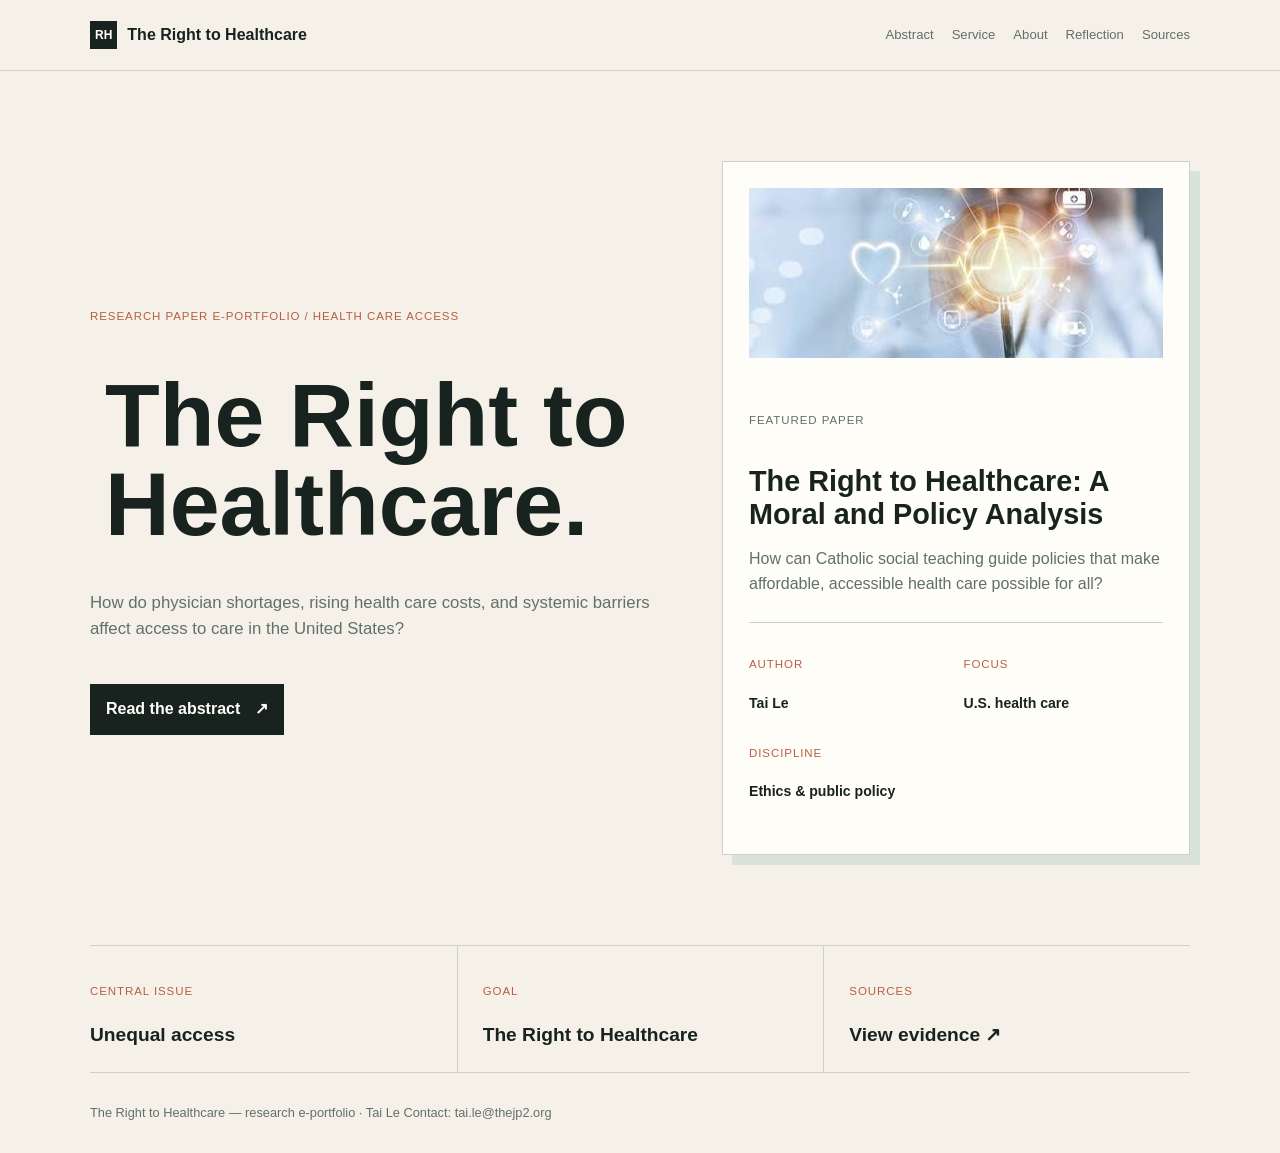
<file: index.html>
<!doctype html>
<html lang="en">
<head>
  <meta charset="utf-8">
  <meta name="viewport" content="width=device-width, initial-scale=1">
  <meta name="description" content="Research paper portfolio about access to health care in the United States.">
  <title>The Right to Healthcare | Research e-Portfolio</title>
  <link rel="stylesheet" href="styles.css">
</head>
<body>
  <header class="site-header">
    <nav class="nav container">
      <a class="brand" href="index.html"><span class="mark">RH</span> The Right to Healthcare</a>
      <div class="nav-links">
        <a href="abstract.html">Abstract</a>
        <a href="service.html">Service</a>
        <a href="about.html">About</a>
        <a href="reflection.html">Reflection</a>
        <a href="sources.html">Sources</a>
      </div>
    </nav>
  </header>

  <main>
    <section class="hero container">
      <div>
        <p class="eyebrow">Research paper e-portfolio / health care access</p>
        <h1>The Right to Healthcare.</h1>
        <p class="intro">How do physician shortages, rising health care costs, and systemic barriers affect access to care in the United States?</p>
        <a class="button" href="abstract.html">Read the abstract <span>↗</span></a>
      </div>
      <aside class="paper-card">
        <img class="paper-image" src="images (18).jpg" alt="Medical professional and digital health technology">
        <p class="label">Featured paper</p>
        <h2>The Right to Healthcare: A Moral and Policy Analysis</h2>
        <p>How can Catholic social teaching guide policies that make affordable, accessible health care possible for all?</p>
        <dl>
          <div><dt>Author</dt><dd>Tai Le</dd></div>
          <div><dt>Focus</dt><dd>U.S. health care</dd></div>
          <div><dt>Discipline</dt><dd>Ethics &amp; public policy</dd></div>
        </dl>
      </aside>
    </section>

    <section class="overview container">
      <div><span>Central issue</span><strong>Unequal access</strong></div>
      <div><span>Goal</span><strong>The Right to Healthcare</strong></div>
      <div><span>Sources</span><strong><a href="sources.html">View evidence ↗</a></strong></div>
    </section>
  </main>

  <footer class="container footer">The Right to Healthcare — research e-portfolio · Tai Le Contact: tai.le@thejp2.org</footer>
</body>
</html>
</file>
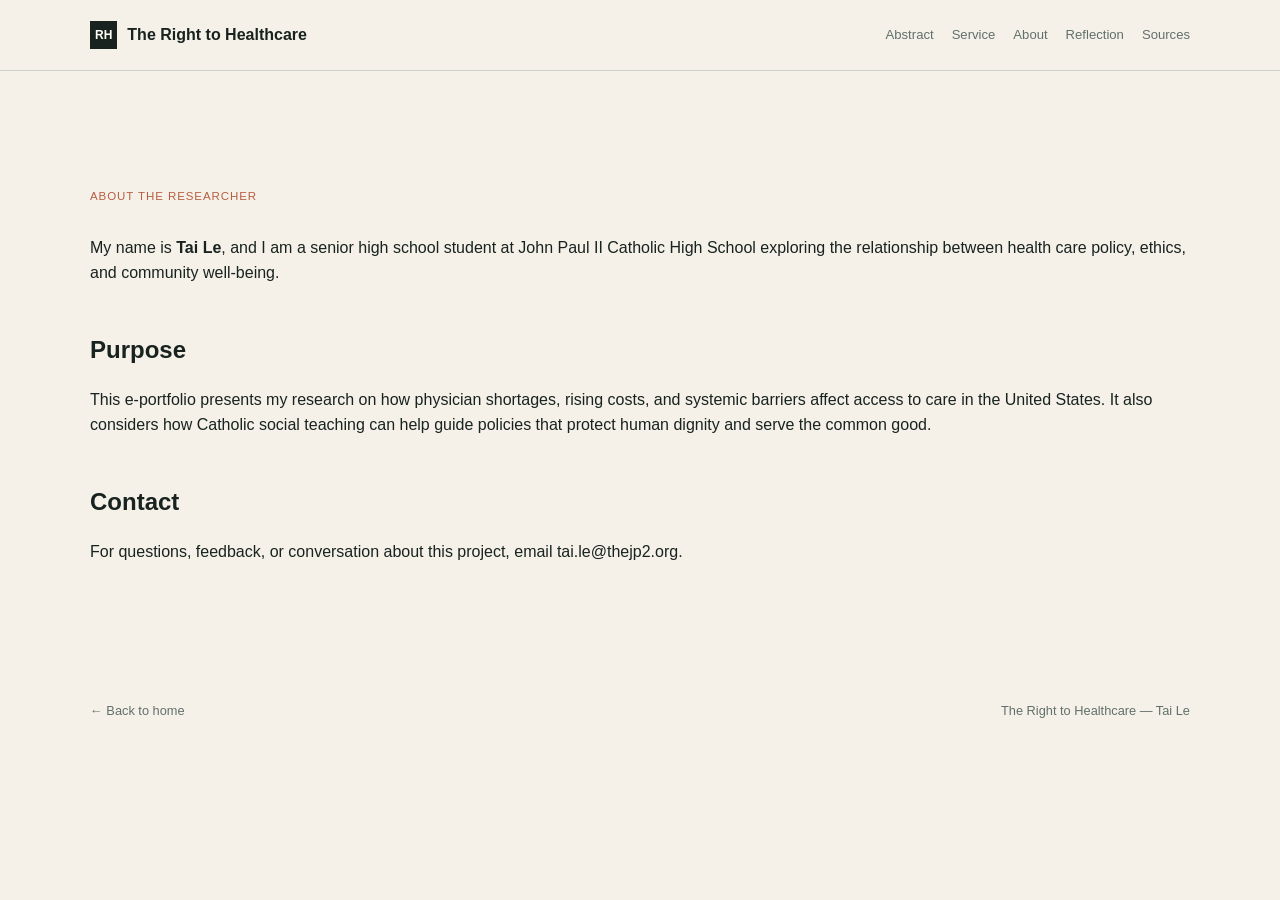
<file: about.html>
<!doctype html>
<html lang="en">
<head>
  <meta charset="utf-8">
  <meta name="viewport" content="width=device-width, initial-scale=1">
  <title>About | The Right to Healthcare</title>
  <link rel="stylesheet" href="styles.css">
</head>
<body>
  <header class="site-header"><nav class="nav container">
    <a class="brand" href="index.html"><span class="mark">RH</span> The Right to Healthcare</a>
    <div class="nav-links"><a href="abstract.html">Abstract</a><a href="service.html">Service</a><a href="about.html">About</a><a href="reflection.html">Reflection</a><a href="sources.html">Sources</a></div>
  </nav></header>
  <main class="page container">
    <p class="eyebrow">About the researcher</p>
    <div class="page-content">
      <p>My name is <strong>Tai Le</strong>, and I am a senior high school student at John Paul II Catholic High School exploring the relationship between health care policy, ethics, and community well-being.</p>
      <h2>Purpose</h2>
      <p>This e-portfolio presents my research on how physician shortages, rising costs, and systemic barriers affect access to care in the United States. It also considers how Catholic social teaching can help guide policies that protect human dignity and serve the common good.</p>
      <h2>Contact</h2>
      <p>For questions, feedback, or conversation about this project, email <a href="mailto:tai.le@thejp2.org">tai.le@thejp2.org</a>.</p>
    </div>
  </main>
  <footer class="container footer"><a href="index.html">← Back to home</a><span>The Right to Healthcare — Tai Le</span></footer>
</body>
</html>
</file>
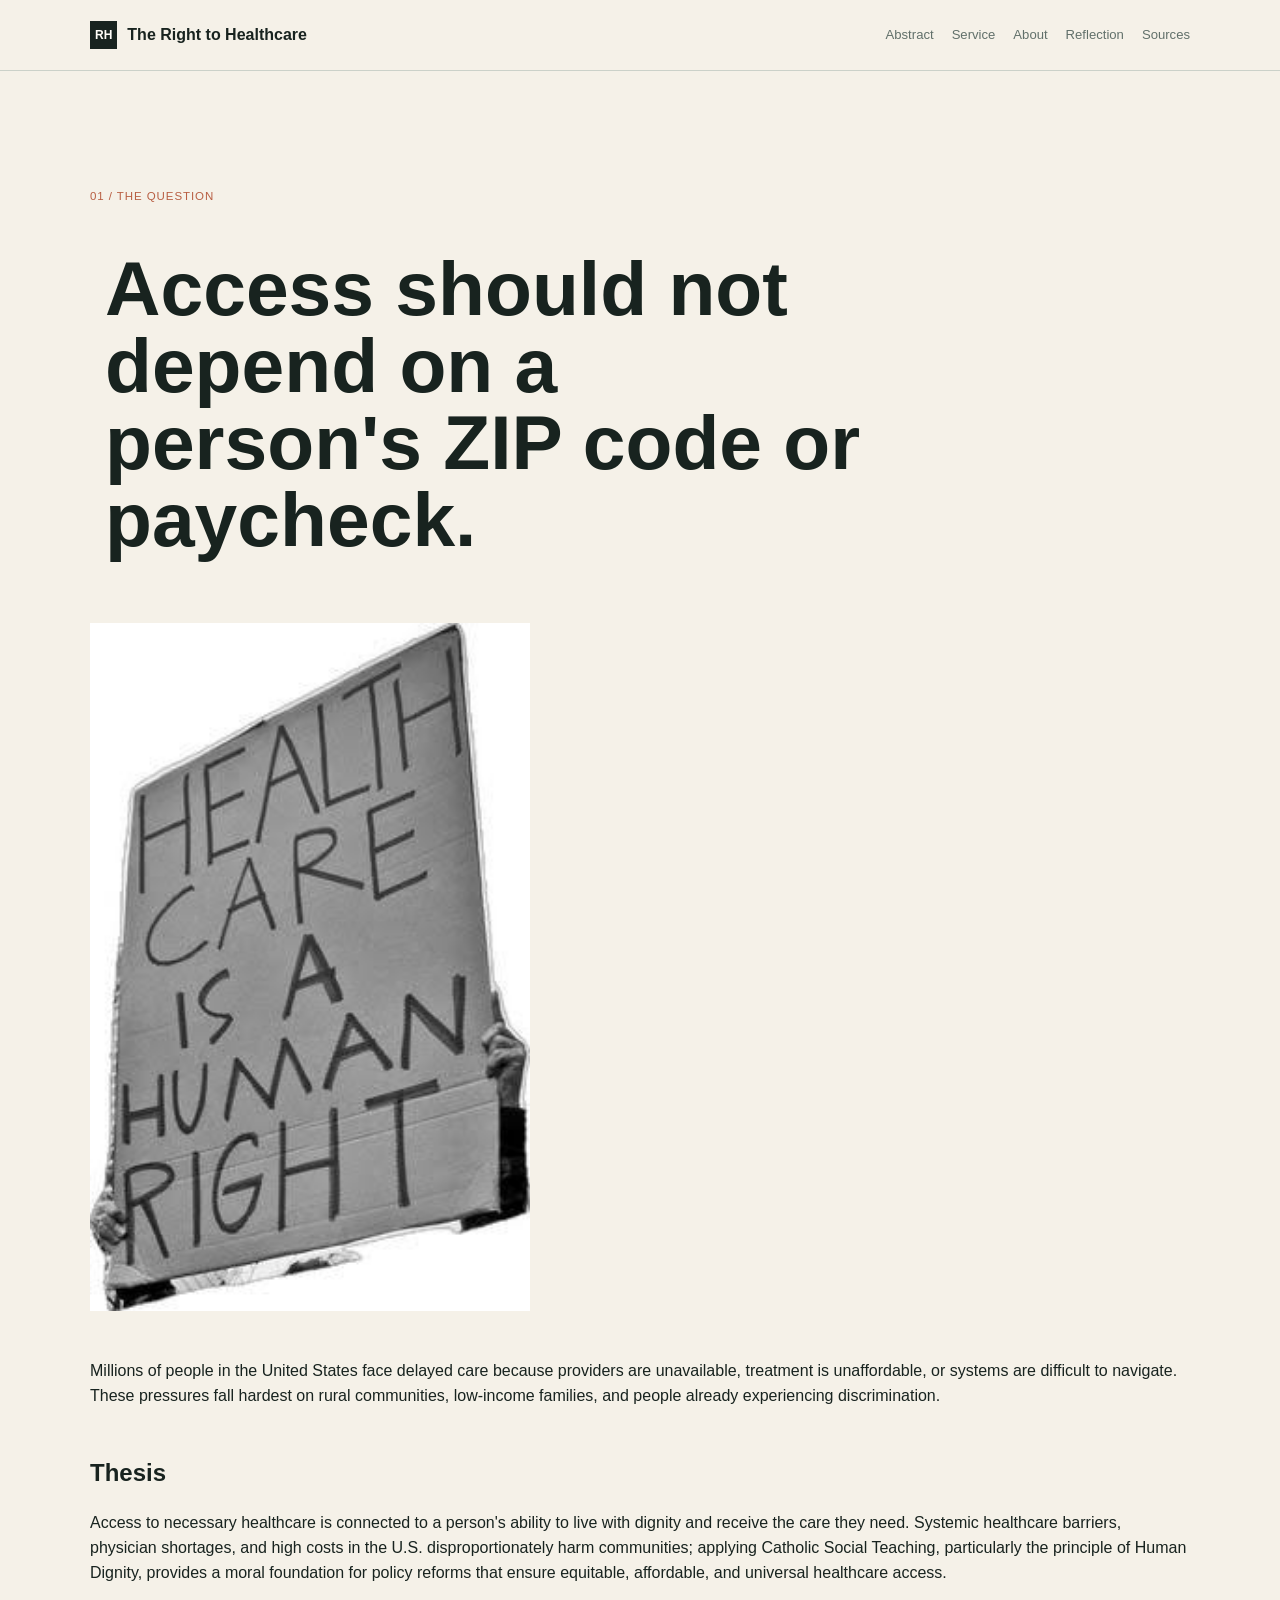
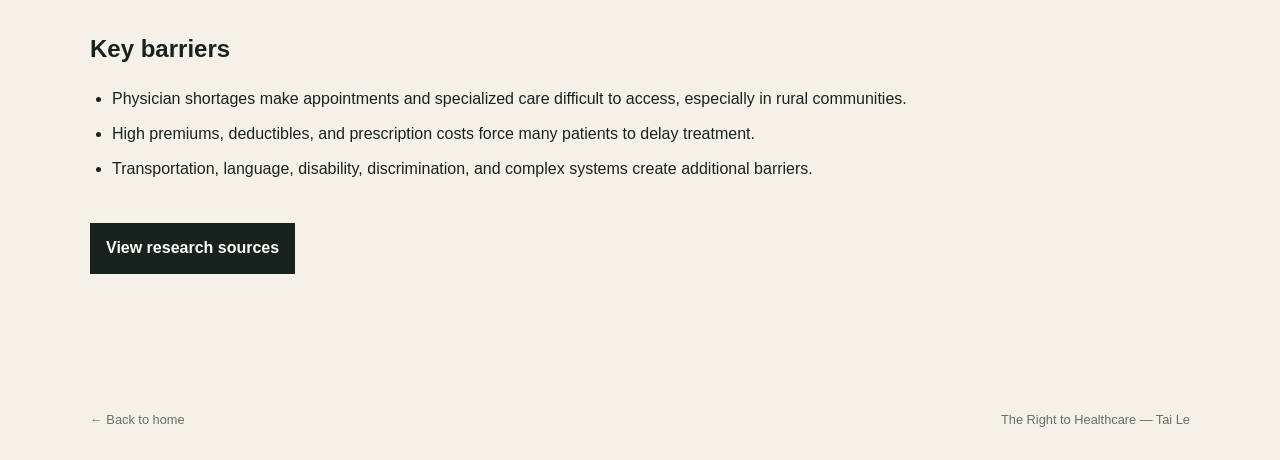
<file: abstract.html>
<!doctype html>
<html lang="en">
<head>
  <meta charset="utf-8">
  <meta name="viewport" content="width=device-width, initial-scale=1">
  <title>Abstract | The Right to Healthcare</title>
  <link rel="stylesheet" href="styles.css">
</head>
<body>
  <header class="site-header">
    <nav class="nav container">
      <a class="brand" href="index.html"><span class="mark">RH</span> The Right to Healthcare</a>
      <div class="nav-links"><a href="abstract.html">Abstract</a><a href="service.html">Service</a><a href="about.html">About</a><a href="reflection.html">Reflection</a><a href="sources.html">Sources</a></div>
    </nav>
  </header>
  <main class="page container">
    <p class="eyebrow">01 / The question</p>
    <h1>Access should not depend on a person's ZIP code or paycheck.</h1>
    <img class="content-image abstract-image" src="images (20).jpg" alt="A protest sign reading Health care is a human right">
    <div class="page-content">
      <p>Millions of people in the United States face delayed care because providers are unavailable, treatment is unaffordable, or systems are difficult to navigate. These pressures fall hardest on rural communities, low-income families, and people already experiencing discrimination.</p>
      <h2>Thesis</h2>
      <p> Access to necessary healthcare is connected to a person's ability to live with dignity and receive the care they need. Systemic healthcare barriers, physician shortages, and high costs in the U.S. disproportionately harm communities; applying Catholic Social Teaching, particularly the principle of Human Dignity, provides a moral foundation for policy reforms that ensure equitable, affordable, and universal healthcare access.
</p>
      <h2>Key barriers</h2>
      <ul><li>Physician shortages make appointments and specialized care difficult to access, especially in rural communities.</li><li>High premiums, deductibles, and prescription costs force many patients to delay treatment.</li><li>Transportation, language, disability, discrimination, and complex systems create additional barriers.</li></ul>
      <p><a class="button" href="sources.html">View research sources</a></p>
    </div>
  </main>
  <footer class="container footer"><a href="index.html">← Back to home</a><span>The Right to Healthcare — Tai Le</span></footer>
</body>
</html>
</file>
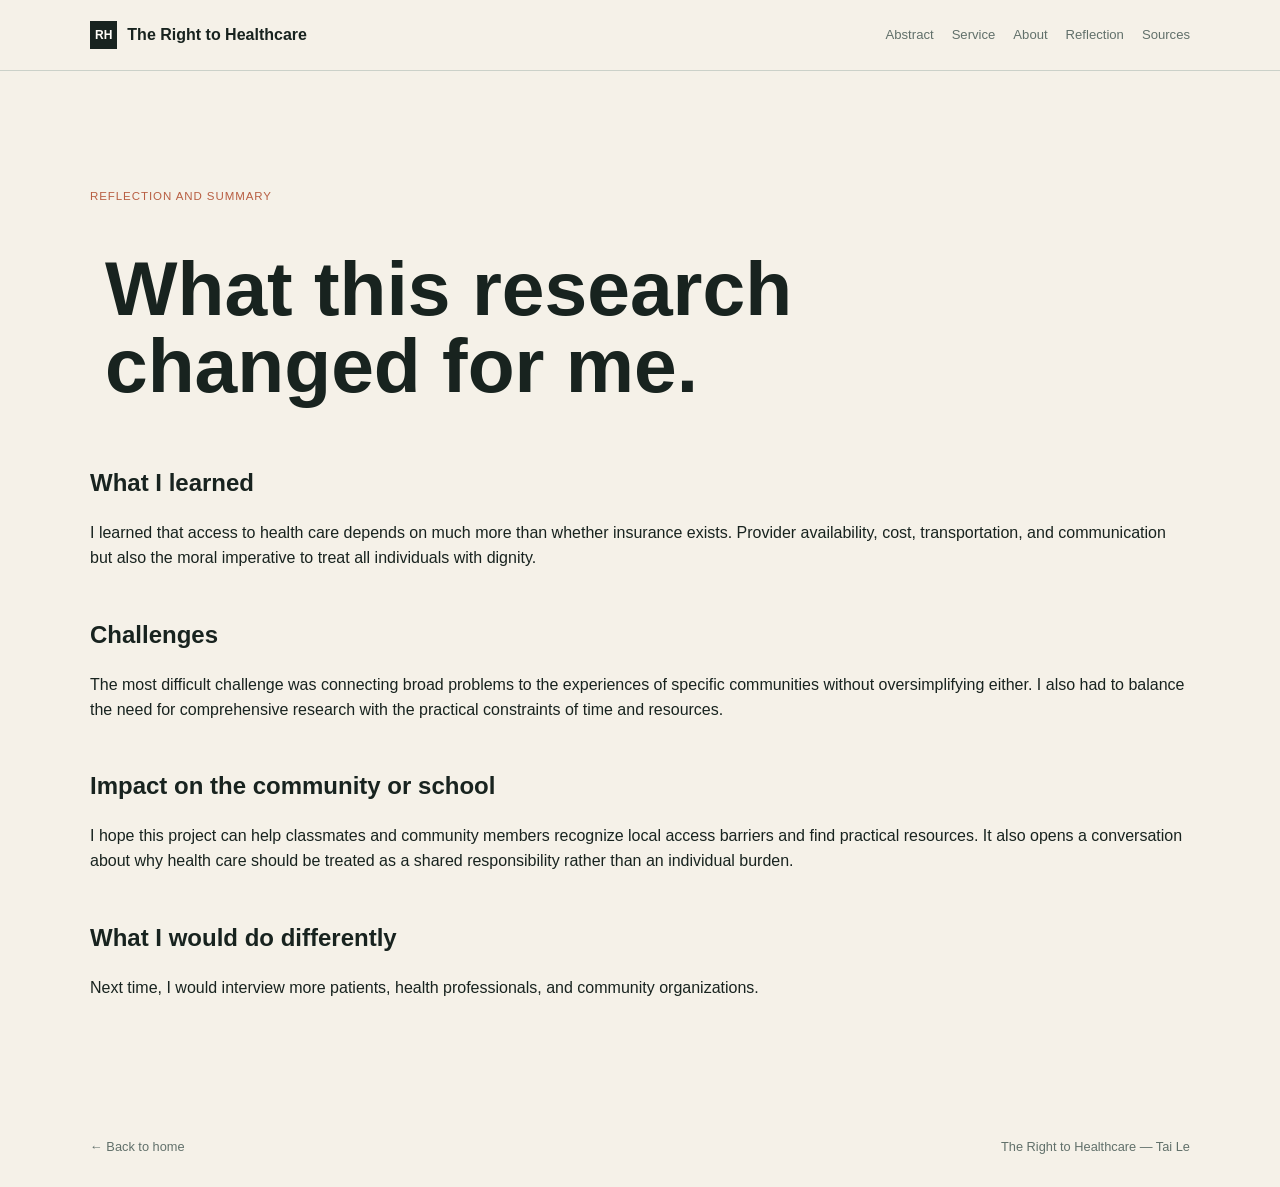
<file: reflection.html>
<!doctype html>
<html lang="en">
<head>
  <meta charset="utf-8">
  <meta name="viewport" content="width=device-width, initial-scale=1">
  <title>Reflection | The Right to Healthcare</title>
  <link rel="stylesheet" href="styles.css">
</head>
<body>
  <header class="site-header"><nav class="nav container">
    <a class="brand" href="index.html"><span class="mark">RH</span> The Right to Healthcare</a>
    <div class="nav-links"><a href="abstract.html">Abstract</a><a href="service.html">Service</a><a href="about.html">About</a><a href="reflection.html">Reflection</a><a href="sources.html">Sources</a></div>
  </nav></header>
  <main class="page container">
    <p class="eyebrow">Reflection and summary</p>
    <h1>What this research changed for me.</h1>
    <div class="page-content">
      <h2>What I learned</h2>
      <p>I learned that access to health care depends on much more than whether insurance exists. Provider availability, cost, transportation, and communication but also the moral imperative to treat all individuals with dignity.</p>
      <h2>Challenges</h2>
      <p>The most difficult challenge was connecting broad problems to the experiences of specific communities without oversimplifying either. I also had to balance the need for comprehensive research with the practical constraints of time and resources.</p>
      <h2>Impact on the community or school</h2>
      <p> I hope this project can help classmates and community members recognize local access barriers and find practical resources. It also opens a conversation about why health care should be treated as a shared responsibility rather than an individual burden.</p>
      <h2>What I would do differently</h2>
      <p>Next time, I would interview more patients, health professionals, and community organizations.</p>
      
  </main>
  <footer class="container footer"><a href="index.html">← Back to home</a><span>The Right to Healthcare — Tai Le</span></footer>
</body>
</html>
</file>
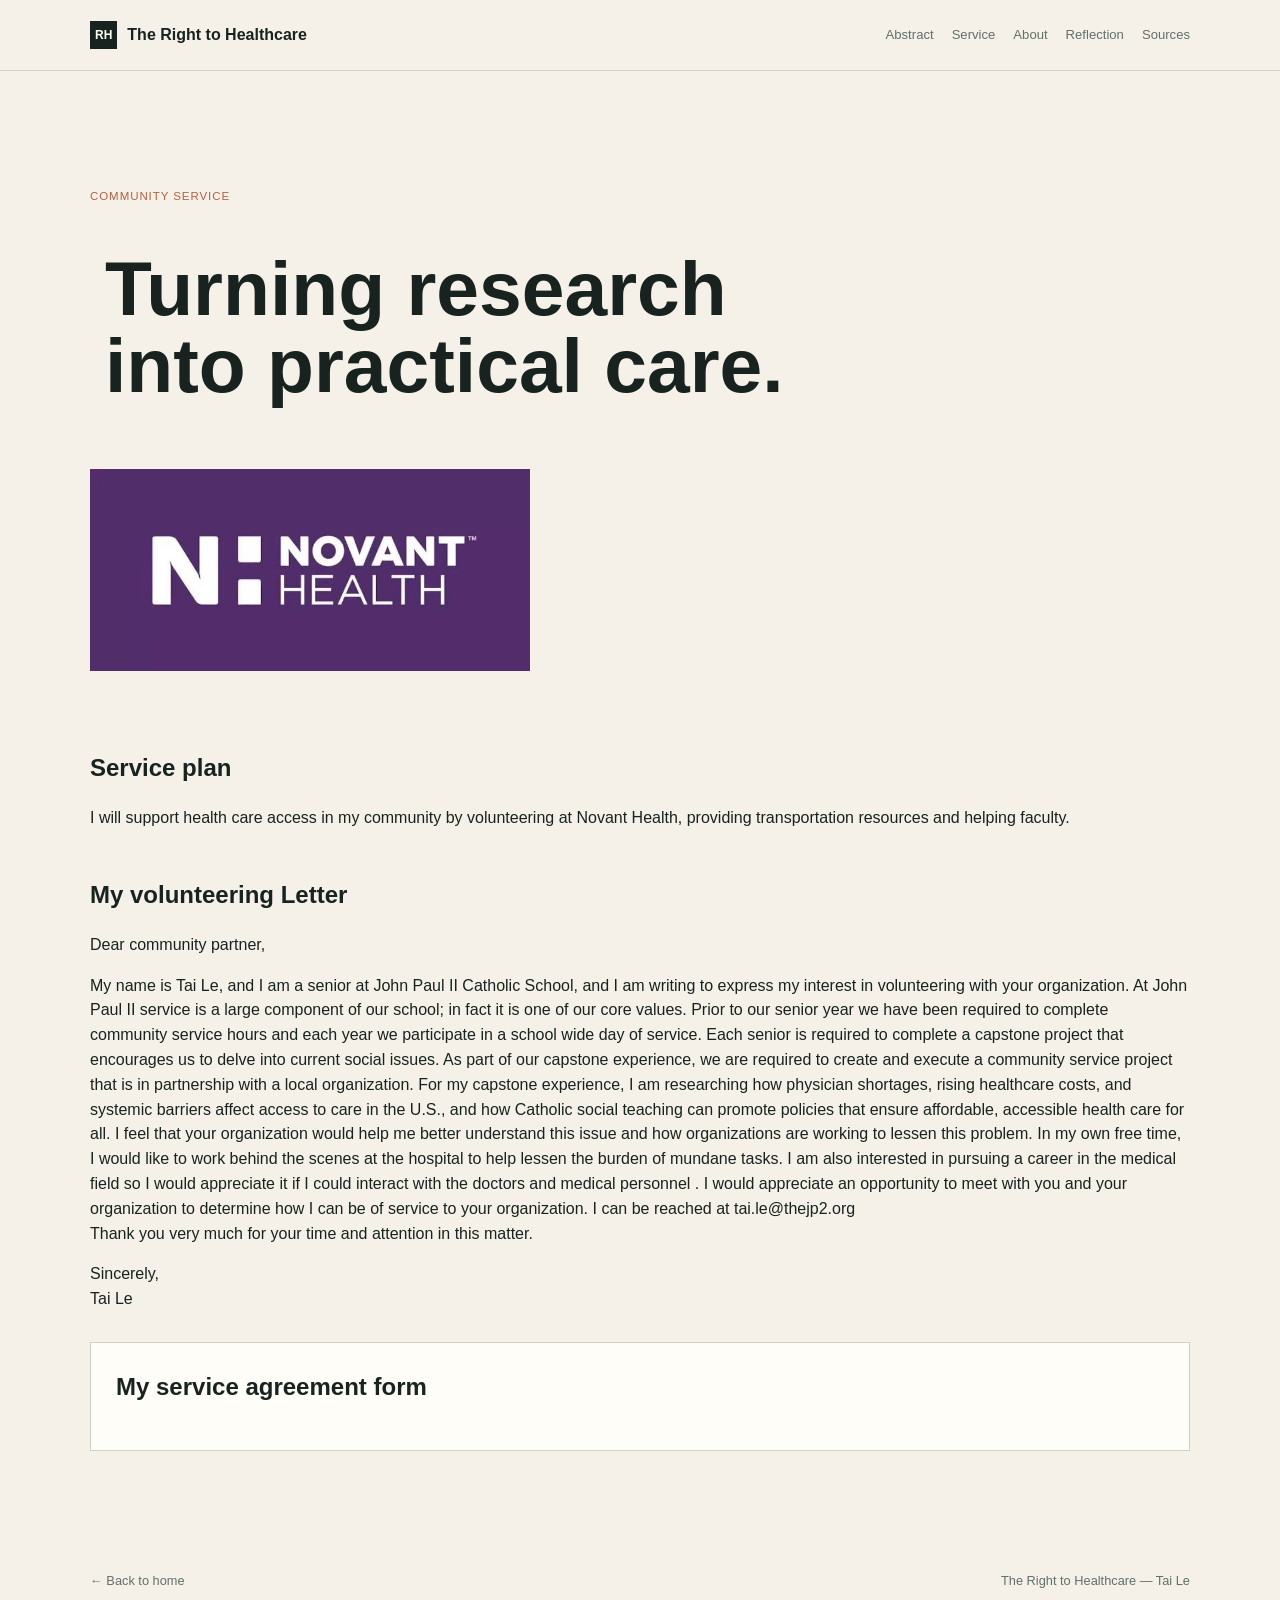
<file: service.html>
<!doctype html>
<html lang="en">
<head>
  <meta charset="utf-8">
  <meta name="viewport" content="width=device-width, initial-scale=1">
  <title>Community Service | The Right to Healthcare</title>
  <link rel="stylesheet" href="styles.css">
</head>
<body>
  <header class="site-header"><nav class="nav container">
    <a class="brand" href="index.html"><span class="mark">RH</span> The Right to Healthcare</a>
    <div class="nav-links"><a href="abstract.html">Abstract</a><a href="service.html">Service</a><a href="about.html">About</a><a href="reflection.html">Reflection</a><a href="sources.html">Sources</a></div>
  </nav></header>
  <main class="page container">
    <p class="eyebrow">Community service</p>
    <h1>Turning research into practical care.</h1>
    <div class="page-content">
      <img class="content-image" src="images (22).jpg" alt="Sign reading health care is a human right">
      <h2>Service plan</h2>
      <p>I will support health care access in my community by volunteering at Novant Health, providing transportation resources and helping faculty.</p>
      
      <h2>My volunteering Letter</h2>
      <p>Dear community partner,</p>
      <p>My name is Tai Le, and I am a senior at John Paul II Catholic School, and I am writing to express my interest in volunteering with your organization.  At John Paul II service is a large component of our school; in fact it is one of our core values.  Prior to our senior year we have been required to complete community service hours and each year we participate in a school wide day of service.  Each senior is required to complete a capstone project that encourages us to delve into current social issues. As part of our capstone experience, we are required to create and execute a community service project that is in partnership with a local organization.  

For my capstone experience, I am researching how physician shortages, rising healthcare costs, and systemic barriers affect access to care in the U.S., and how Catholic social teaching can promote policies that ensure affordable, accessible health care for all. I feel that your organization would help me better understand this issue and how organizations are working to lessen this problem. In my own free time, I would like to work behind the scenes at the hospital to help lessen the burden of mundane tasks. I am also interested in pursuing a career in the medical field so I would appreciate it if I could interact with the doctors and medical personnel .

I would appreciate an opportunity to meet with you and your organization to determine how I can be of service to your organization.  I can be reached at tai.le@thejp2.org 
<br>
Thank you very much for your time and attention in this matter.

</p>
      <p>Sincerely,<br>Tai Le</p>
    </div>
    <section class="document" aria-labelledby="agreement-title">
      <h2 id="agreement-title"> My service agreement form</h2>
      
    </section>
  </main>
  <footer class="container footer"><a href="index.html">← Back to home</a><span>The Right to Healthcare — Tai Le</span></footer>
</body>
</html>
</file>
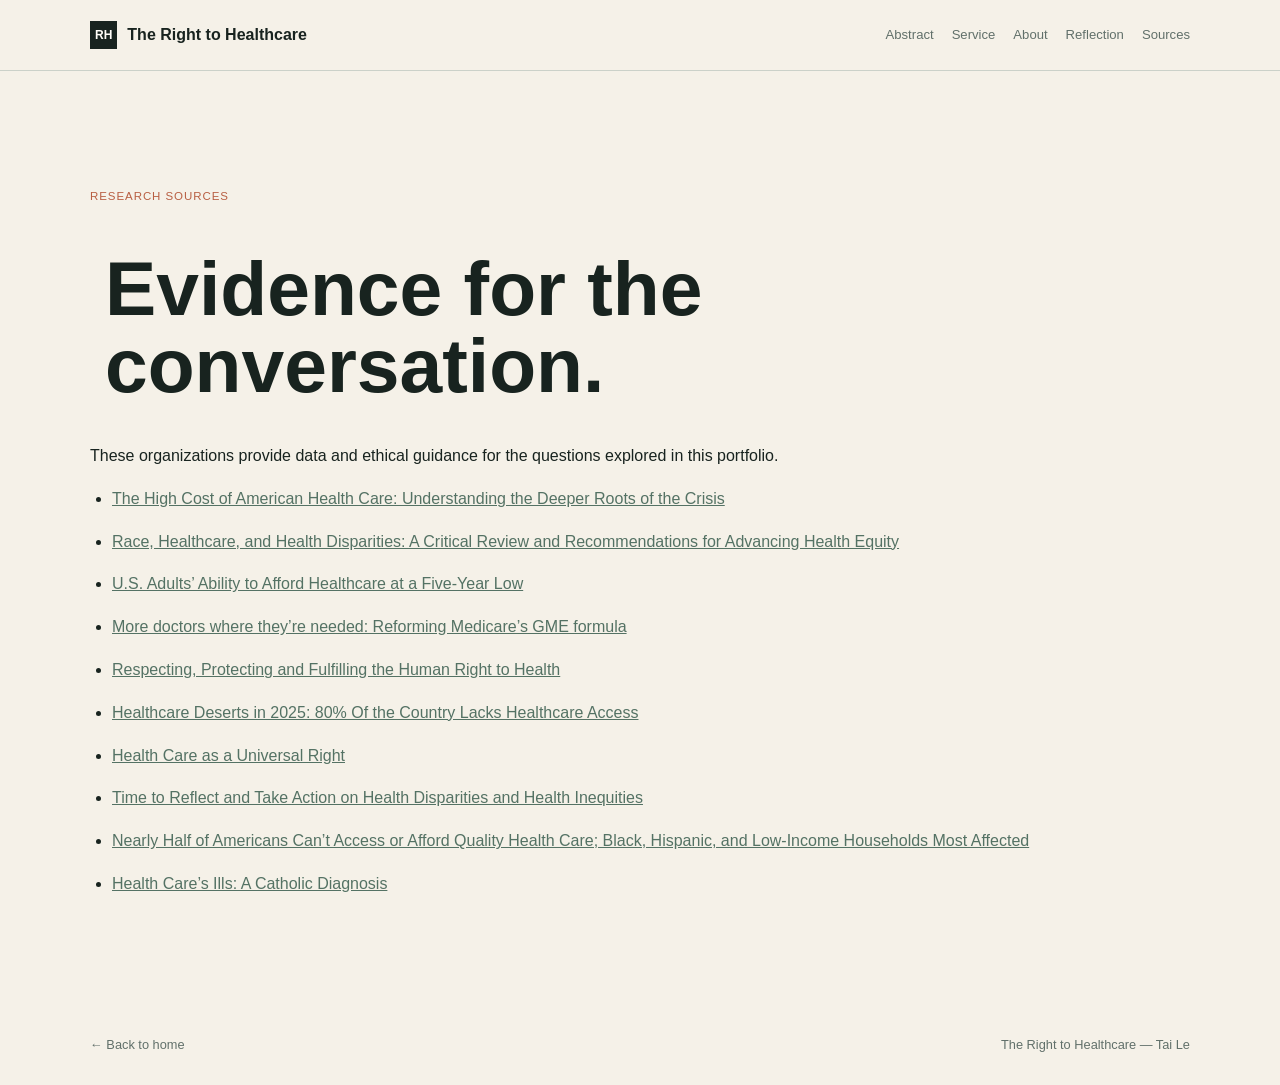
<file: sources.html>
<!doctype html>
<html lang="en">
<head>
  <meta charset="utf-8">
  <meta name="viewport" content="width=device-width, initial-scale=1">
  <title>Sources | The Right to Healthcare</title>
  <link rel="stylesheet" href="styles.css">
</head>
<body>
  <header class="site-header"><nav class="nav container">
    <a class="brand" href="index.html"><span class="mark">RH</span> The Right to Healthcare</a>
    <div class="nav-links"><a href="abstract.html">Abstract</a><a href="service.html">Service</a><a href="about.html">About</a><a href="reflection.html">Reflection</a><a href="sources.html">Sources</a></div>
  </nav></header>
  <main class="page container">
    <p class="eyebrow">Research sources</p>
    <h1>Evidence for the conversation.</h1>
    <div class="page-content">
      <p>These organizations provide data and ethical guidance for the questions explored in this portfolio.</p>
      <ul class="source-list">
        <li><a href="https://doi.org/10.1007/s10728-025-00554-x" target="_blank" rel="noopener">The High Cost of American Health Care: Understanding the Deeper Roots of the Crisis</a></li>
        <li><a href="https://doi.org/10.5811/westjem.58408" target="_blank" rel="noopener">Race, Healthcare, and Health Disparities: A Critical Review and Recommendations for Advancing Health Equity</a></li>
        <li><a href="https://news.gallup.com/poll/710942/adults-ability-afford-healthcare-five-year-low.aspx" target="_blank" rel="noopener">U.S. Adults’ Ability to Afford Healthcare at a Five-Year Low</a></li>
        <li><a href="https://www.niskanencenter.org/more-doctors-where-theyre-needed-reforming-medicares-gme-formula/" target="_blank" rel="noopener">More doctors where they’re needed: Reforming Medicare’s GME formula</a></li>
        <li><a href="https://doi.org/10.1186/s12939-022-01634-3" target="_blank" rel="noopener">Respecting, Protecting and Fulfilling the Human Right to Health</a></li>
        <li><a href="https://www.goodrx.com/healthcare-access/research/updated-healthcare-deserts" target="_blank" rel="noopener">Healthcare Deserts in 2025: 80% Of the Country Lacks Healthcare Access</a></li>
        <li><a href="https://doi.org/10.1007/s10389-016-0762-3" target="_blank" rel="noopener">Health Care as a Universal Right</a></li>
        <li><a href="https://doi.org/10.1097/nor.0000000000000828" target="_blank" rel="noopener">Time to Reflect and Take Action on Health Disparities and Health Inequities</a></li>
        <li><a href="https://www.ons.org/publications-research/voice/news-views/05-2025/nearly-half-americans-cant-access-or-afford-quality" target="_blank" rel="noopener">Nearly Half of Americans Can’t Access or Afford Quality Health Care; Black, Hispanic, and Low-Income Households Most Affected</a></li>
        <li><a href="https://doi.org/10.1080/00243639.2016.1249264" target="_blank" rel="noopener">Health Care’s Ills: A Catholic Diagnosis</a></li>
      </ul>
    </div>
  </main>
  <footer class="container footer"><a href="index.html">← Back to home</a><span>The Right to Healthcare — Tai Le</span></footer>
</body>
</html>
</file>
<file: styles.css>
:root {
  --ink: #18231f;
  --muted: #61706a;
  --paper: #f5f1e8;
  --white: #fffdf8;
  --green: #547264;
  --accent: #b85f43;
  --line: #cbd1c9;
}

* { box-sizing: border-box; }
body { margin: 0; color: var(--ink); background: var(--paper); font: 16px/1.55 Arial, sans-serif; }
a { color: inherit; text-decoration: none; }
.container, .container1 { width: min(1100px, calc(100% - 40px)); margin: auto; }
.site-header { border-bottom: 1px solid var(--line); }
.nav, .brand, .nav-links, .overview, .footer { display: flex; align-items: center; }
.nav, .footer { justify-content: space-between; }
.nav { min-height: 70px; }
.brand { gap: 10px; font-weight: bold; }
.mark { padding: 5px; color: var(--white); background: var(--ink); font-size: .75rem; }
.nav-links { gap: 18px; color: var(--muted); font-size: .82rem; }
.hero { display: grid; grid-template-columns: 1.1fr .9fr; gap: 60px; align-items: center; padding: 90px 0; }
.eyebrow, .label, dt, .overview span { padding: 15px 0; color: var(--accent); font-size: .72rem; text-transform: uppercase; letter-spacing: .08em; }
h1 { max-width: 600px; margin: 15px 0 25px; font-size: clamp(3rem, 7vw, 6rem); line-height: 1; padding: 15px; }
.intro { max-width: 560px; color: var(--muted); font-size: 1.05rem; }
.button { display: inline-block; margin-top: 25px; padding: 13px 16px; color: var(--white); background: var(--ink); font-weight: bold; }
.button span { margin-left: 10px; }
.paper-card { padding: 26px; background: var(--white); border: 1px solid var(--line); box-shadow: 10px 10px 0 #d9e4d8; }
.paper-image { width: 100%; height: 170px; object-fit: none; margin-bottom: 20px; }
.paper-card h2 { margin: 20px 0 14px; font-size: 1.8rem; line-height: 1.15; }
.paper-card p { color: var(--muted); }
dl { display: grid; grid-template-columns: 1fr 1fr; gap: 15px; margin: 25px 0; padding-top: 18px; border-top: 1px solid var(--line); }
dd { margin: 4px 0 0; font-weight: bold; font-size: .88rem; }
.overview { display: grid; grid-template-columns: repeat(3, 1fr); border-block: 1px solid var(--line); }
.overview div { padding: 22px 0; }
.overview div + div { padding-left: 25px; border-left: 1px solid var(--line); }
.overview span, .overview strong { display: block; }
.overview strong { margin-top: 4px; font-size: 1.2rem; }
.footer { min-height: 80px; color: var(--muted); font-size: .8rem; }
.page { padding: 90px 0; }
.page h1 { max-width: 800px; font-size: clamp(2.5rem, 6vw, 5rem); }
.page-content h2 { margin-top: 45px; }
.page-content ul { padding-left: 22px; }
.page-content li { margin: 10px 0; }
.content-image { width: 100%; max-width: 440px; max-height: 320px; object-fit: cover; margin: 25px 0; }
.abstract-image { max-height: none; object-fit: contain; }
.source-list { padding-left: 20px; }
.source-list li { margin: 18px 0; }
.source-list a { color: var(--green); text-decoration: underline; }
.document { padding: 25px; margin-top: 30px; background: var(--white); border: 1px solid var(--line); }
.document h2 { margin-top: 0; }
.signature-line { display: inline-block; min-width: 180px; margin: 25px 20px 0 0; border-bottom: 1px solid var(--ink); }
.media { width: 100%; max-width: 720px; min-height: 280px; margin-top: 30px; border: 0; }
@media (max-width: 700px) {
  .container { width: min(100% - 30px, 520px); }
  .nav-links { gap: 10px; font-size: .7rem; }
  .hero { display: block; }
  .hero { padding: 65px 0; }
  .paper-card { margin-top: 55px; }
  .overview { margin-top: 30px; }
  .overview div { padding: 16px 0; }
  .overview div + div { padding-left: 12px; }
  .overview span { font-size: .58rem; }
  .overview strong { font-size: .9rem; }
  .page { padding: 65px 0; }
}
</file>
